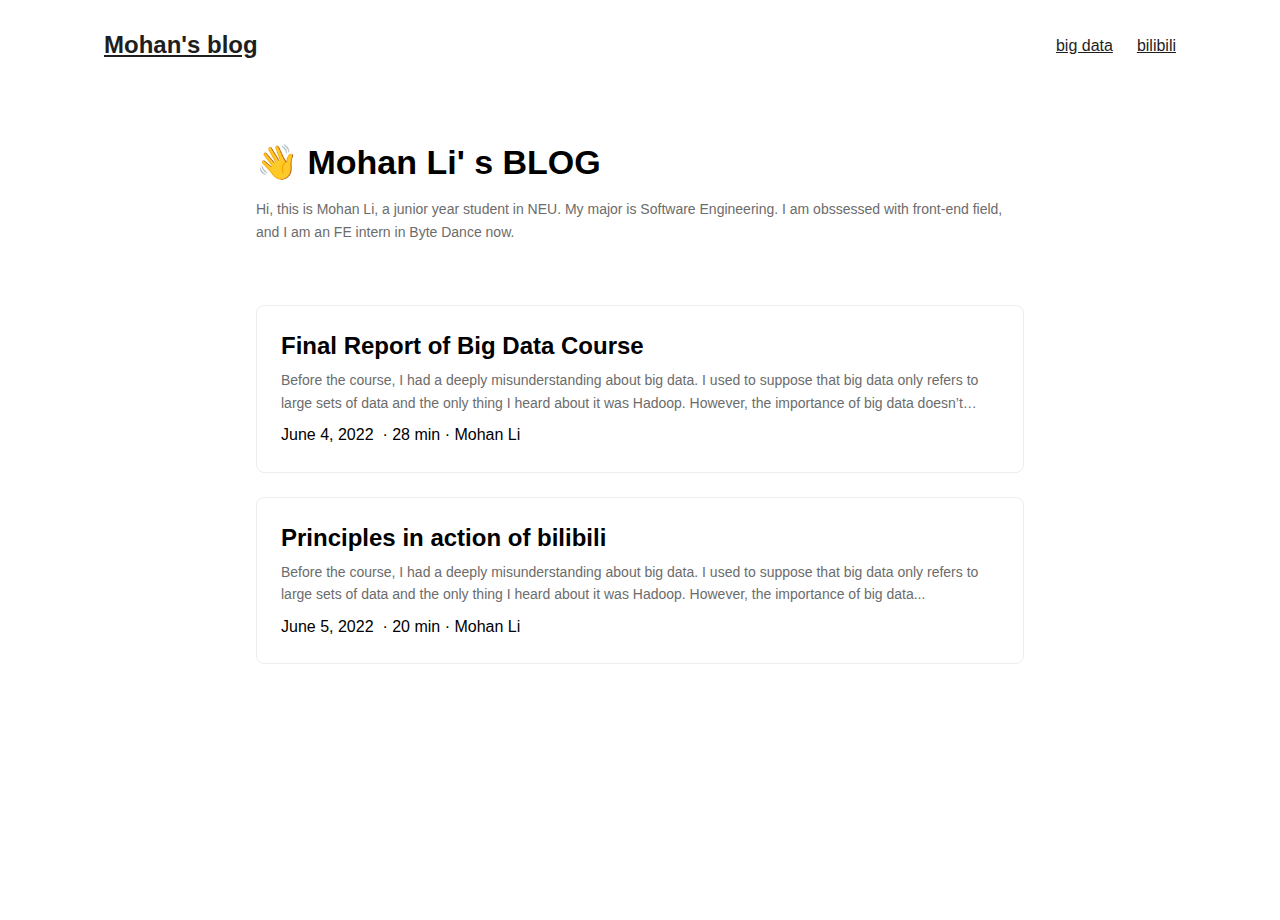
<file: index.html>
<!DOCTYPE html>
<html lang="en">
  <head>
    <meta charset="UTF-8" />
    <meta http-equiv="X-UA-Compatible" content="IE=edge" />
    <meta name="viewport" content="width=device-width, initial-scale=1.0" />
    <title>Mohan li's blog</title>
    <link rel="icon" type="image/png" href="./favicon.png" />
    <link rel="stylesheet" href="styles/reset.css" />
    <link rel="stylesheet" href="styles/blog.css" />
    <!--request data from json on server-->
    <script>
      function loadXMLDoc() {
        var xmlhttp;
        if (window.XMLHttpRequest) {
          //  IE7+, Firefox, Chrome, Opera, Safari browser executes the code
          xmlhttp = new XMLHttpRequest();
        } else {
          // IE6, IE5 browser executes the code
          xmlhttp = new ActiveXObject("Microsoft.XMLHTTP");
        }
        xmlhttp.onreadystatechange = function () {  
          if (xmlhttp.readyState == 4 && xmlhttp.status == 200) {
            myObj = JSON.parse(this.responseText);
            // top title and introduction
            document.getElementById("bigTitle").innerText = myObj.bigTitle
            document.getElementById("intro").innerText = myObj.intro
            // article part
            myObj.MyProject.forEach((value, index) => {
              document.getElementsByClassName("title")[index].innerText =
                value["title"];
              document.getElementsByClassName("description")[index].innerText =
                value["description"];
            });
          }
        };
        xmlhttp.open("GET", "article.json", true);
        xmlhttp.send();
      }
    </script>
  </head>
  <body onload="loadXMLDoc()">
    <!-- header -->
    <header class="header" id="header">
      <nav class="nav">
        <div class="logo">
          <a  href="">Mohan's blog</a>
        </div>
        <ul id="menu">
          <li><a href="../articles/BigData.html">big data</a></li>
          <li><a href="../articles/bilibili.html">bilibili</a></li>
        </ul>
      </nav>
    </header>

    <!-- main part -->
    <main class="main">
      <!-- my info -->
      <article class="home-info">
        <header class="home-header">
          <h1 id="bigTitle"></h1>
        </header>
        <section class="header-content">
          <p id="intro">
          </p>
        </section>
      </article>
      <!-- article entries -->
      <article class="post-entry">
        <header class="entry-header">
          <h2 class="title"></h2>
        </header>
        <section class="entry-content">
          <p class="description"></p>
        </section>
        <footer class="entry-footer">
          <span>June 4, 2022</span>
          &nbsp;·&nbsp;28 min&nbsp;·&nbsp;Mohan Li
        </footer>
        <a class="entry-link" href="./articles/BigData.html"></a>
      </article>

      <article class="post-entry">
        <header class="entry-header">
          <h2 class="title"></h2>
        </header>
        <section class="entry-content">
          <p class="description">
          </p>
        </section>
        <footer class="entry-footer">
          <span>June 5, 2022</span>
          &nbsp;·&nbsp;20 min&nbsp;·&nbsp;Mohan Li
        </footer>
        <a
          class="entry-link"
          href="./articles/bilibili.html"
        ></a>
      </article>
    </main>
  </body>
</html>
</file>
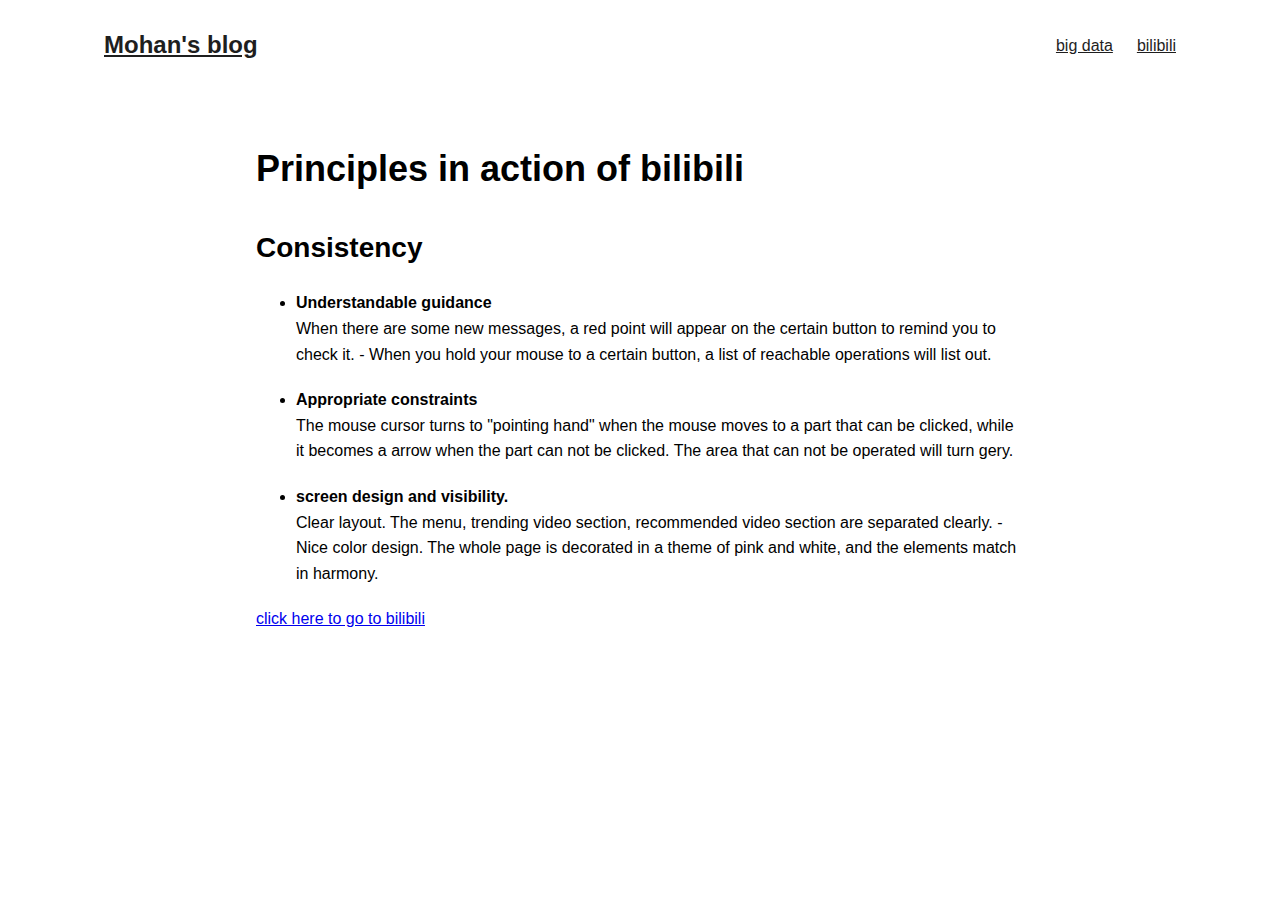
<file: articles/bilibili.html>
<!DOCTYPE html>
<html lang="en">
  <head>
    <meta charset="UTF-8" />
    <meta http-equiv="X-UA-Compatible" content="IE=edge" />
    <meta name="viewport" content="width=device-width, initial-scale=1.0" />
    <title>principles in action of bilibili</title>
    <link rel="stylesheet" href="../styles/articles.css" />
    <link rel="stylesheet" href="../styles/blog.css" />
    <link rel="stylesheet" href="../styles/reset.css" />
  </head>
  <body>
    <!-- header -->
    <header class="header">
      <nav class="nav">
        <div class="logo">
          <a href="../index.html">Mohan's blog</a>
        </div>
        <ul id="menu">
          <li><a href="../articles/BigData.html">big data</a></li>
          <li><a href="../articles/bilibili.html">bilibili</a></li>
        </ul>
      </nav>
    </header>
    <!-- article -->
    <main class="main">
      <article class="post-single">
        <!-- title -->
        <header class="post-header">
          <h1 class="post-title">Principles in action of bilibili</h1>
        </header>
        <!-- content -->
        <div class="post-content">
          <h1>Consistency</h1>
          <ul>
            <li>
              <strong>Understandable guidance</strong>
              <p>
                When there are some new messages, a red point will appear on the
                certain button to remind you to check it. - When you hold your
                mouse to a certain button, a list of reachable operations will
                list out.
              </p>
            </li>
            <li>
              <strong>Appropriate constraints</strong>
              <p>
                The mouse cursor turns to "pointing hand" when the mouse moves
                to a part that can be clicked, while it becomes a arrow when the
                part can not be clicked. The area that can not be operated will
                turn gery.
              </p>
            </li>
            <li>
              <strong>screen design and visibility.</strong>
              <p>
                Clear layout. The menu, trending video section, recommended
                video section are separated clearly. - Nice color design. The
                whole page is decorated in a theme of pink and white, and the
                elements match in harmony.
              </p>
            </li>
          </ul>
        </div>
        <a href="https://www.bilibili.com/" target="_blank"
          >click here to go to bilibili</a
        >
      </article>
    </main>
  </body>
</html>
</file>
<file: styles/blog.css>
/* header */
.nav{
    display: flex;
    flex-wrap: wrap;
    justify-content: space-between;
    align-items: center;
    max-width: calc(var(--nav-width) + var(--gap) * 2);
    margin-inline-start: auto;
    margin-inline-end: auto;
    line-height: var(--header-height);
}
.nav a{
    color: var(--primary);
}
.logo a{
    font-size: 24px;
    font-weight: 700;
}
#menu{
    list-style: none;
    word-break: keep-all;
    overflow-x: auto;
    white-space: nowrap;
    display: flex;
}
#menu li+li{
    margin-inline-start: var(--gap);
}
/* main */
.main{
    position: relative;
    min-height: calc(100vh - var(--header-height) - var(--footer-height));
    max-width: calc(var(--main-width) + var(--gap) * 2);
    margin: auto;
    padding: var(--gap);
}
.home-info{
    position: relative;
    display: flex;
    flex-direction: column;
    justify-content: center;
    margin: var(--gap)0 calc(var(--gap) * 2);
}
.home-header{
    overflow: hidden;
    display: -webkit-box;
    -webkit-box-orient: vertical;
    -webkit-line-clamp: 3;
    font-size: 34px;
    line-height: 1.3;
    font-weight: bold;
}
.header-content{
    margin: 14px 0;
    font-size: 16px;
    color: var(--secondary);
    font-size: 14px;
    line-height: 1.6;
    overflow: hidden;
    display: -webkit-box;
    -webkit-box-orient: vertical;
}

.post-entry{
    position: relative;
    margin-bottom: var(--gap);
    padding: var(--gap);
    background: var(--entry);
    border-radius: var(--radius);
    transition: transform .1s;
    border: 1px solid var(--border);
}
.entry-header h2{
    font-size: 24px;
    line-height: 1.3;
}
.entry-content{
    margin: 8px 0;
    color: var(--secondary);
    font-size: 14px;
    line-height: 1.6;
    overflow: hidden;
    display: -webkit-box;
    -webkit-box-orient: vertical;
    -webkit-line-clamp: 2;
}
.entry-link{
    position: absolute;
    left: 0;
    right: 0;
    top: 0;
    bottom: 0;
}
</file>
<file: styles/articles.css>
.post-header{
    margin: 24px auto var(--content-gap);
}
.post-title{
    margin-bottom: 2px;
    font-size: 36px;
}
.post-content h1{
    margin: 28px auto 20px;
    font-size: 28px;
}
.post-content p{
    margin-bottom: var(--content-gap);
}
</file>
